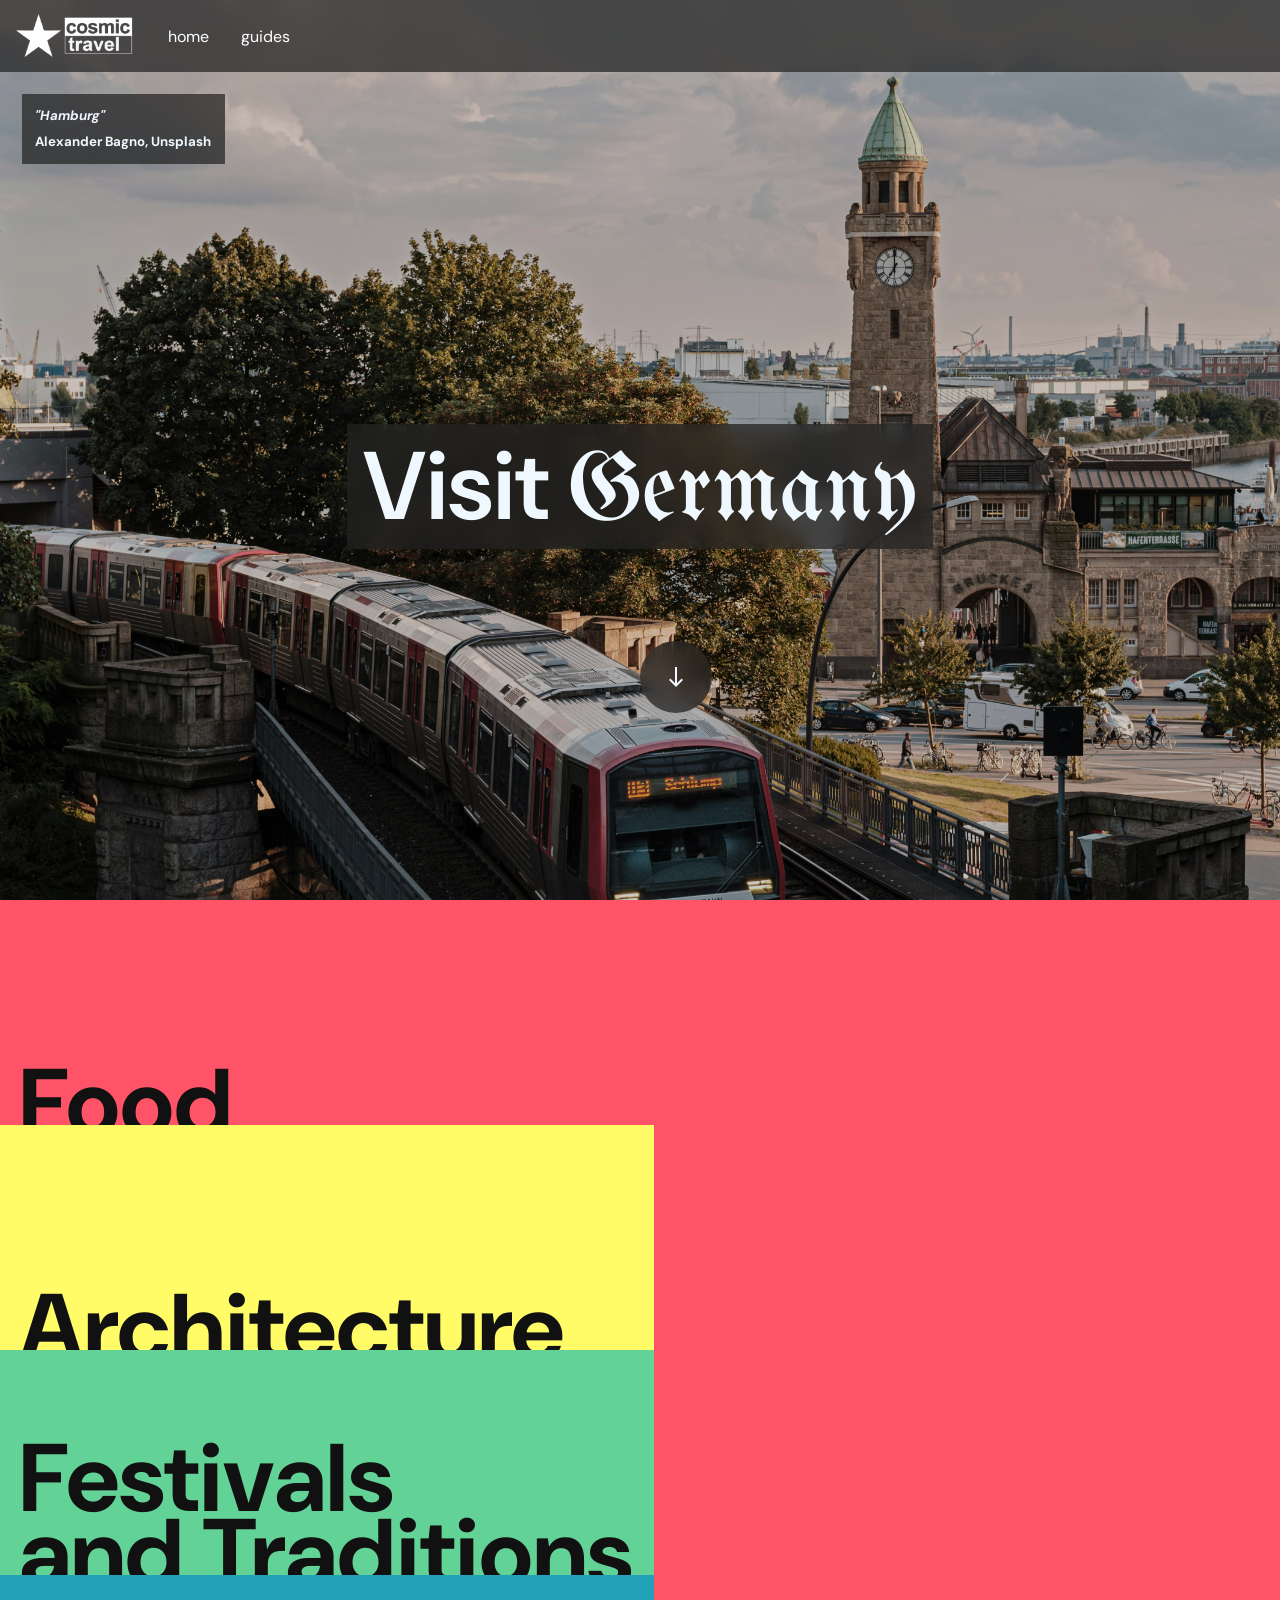
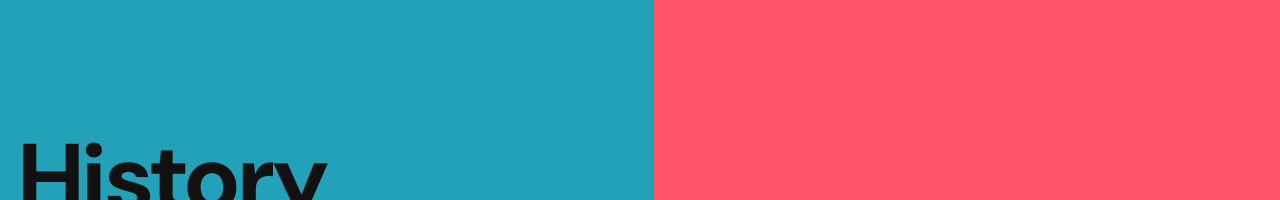
<file: index.html>
<!DOCTYPE html>

<head>
    <title>cosmic travel</title>
    <link rel="preconnect" href="https://fonts.googleapis.com">
    <link rel="preconnect" href="https://fonts.gstatic.com" crossorigin>
    <link href="https://fonts.googleapis.com/css2?family=Inter:ital,opsz,wght@0,14..32,100..900;1,14..32,100..900&display=swap" rel="stylesheet">
    <link href="https://fonts.googleapis.com/css2?family=DM+Sans:ital,opsz,wght@0,14..32,100..900;1,14..32,100..900&display=swap" rel="stylesheet">
    <link href="https://fonts.googleapis.com/css2?family=UnifrakturMaguntia&display=swap" rel="stylesheet">
    <link href="style.css" rel="stylesheet">
    <script src="index.js"></script>
    <link rel="stylesheet" href="https://fonts.googleapis.com/css2?family=Material+Symbols+Outlined:opsz,wght,FILL,GRAD@20..48,100..700,0..1,-50..200" />
    <meta name="viewport" content="width=device-width, initial-scale=1, maximum-scale=1, user-scalable=no">
    <style>

    </style>
</head>

<body>
    <span class="noselect">
    <div class="navbar">
        <div class="logo"></div>
        <ul class="skyrim">
            <li><a href="#".           >home</a></li>
            <li><a href="guides.html". >guides</a></li>
        </ul>
    </div>
    <div class="cover">
        <div class="im-going-to-extradite-a-child" style="position: relative; width: 100vw;">
            <span class="the-child-in-question">
                <h1 style="text-align: center;"><span class="inter-h1">Visit</span> <span class="frak-h1">Germany</span></h1>
    </span>
    </div>
    <div class="HELP-ME">
        <div style="margin: 5px 22px; background-color: var(--back-accent-blurme); backdrop-filter: blur(10px);">
            <h5 class="stupidity" style="font-weight: bold; font-style: italic; margin-bottom: -3em">"Hamburg"</h5>
            <h5 class="stupidity"><b>Alexander Bagno</b>, Unsplash</h5>
        </div>
    </div>
    <div class="guide-thing">
        <h4>
            <span class="material-symbols-outlined">south</span>
        </h4>
    </div>
    </div>
    </span>
    <div class="carousel" style="background-color: #ff5467; color:#111111">
        <div class="carousel-sidebar">
            <div style="background-color: #ff5467;">
                <h2>Food</h2>
            </div>
            <div style="background-color: rgb(255, 252, 103)">
                <h2>Architecture</h2>
            </div>
            <div style="background-color: #63d297">
                <h2>Festivals<br>and Traditions</h2>
            </div>
            <div style="background-color: #22a1b8;">
                <h2>History</h2>
            </div>
        </div>
        <div style="flex-grow: 30"></div>
    </div>
</body>
</file>
<file: style.css>
:root {
    --back-accent: #222;
    --back-accent-blurme: #222222b7;
    background-color: #222;
}

body {
    margin: 0px;
    color: aliceblue;
}

*::-webkit-scrollbar {
    display: none;
}

.inter,
body {
    font-family: "DM Sans", sans-serif;
    font-optical-sizing: auto;
    font-weight: 400;
    font-style: normal;
}

h1 {
    font-size: 72pt;
    margin: 0px;
}

.inter-h1 {
    font-family: "DM Sans", sans-serif;
    font-optical-sizing: auto;
    font-weight: 600;
    font-style: normal;
}

.cover:before {
    content: "";
    position: absolute;
    top: 0;
    left: 0;
    transform: translate(var(--parallax-x), var(--parallax-y)) scale(1.2);
    width: 100%;
    height: 100%;
    background: url(./images/alexander-bagno-z3AZoQAIkao-unsplash.jpg) no-repeat center center;
    background-size: cover;
    filter: brightness(80%);
    z-index: -2;
}

.cover {
    position: relative;
    height: calc(100vh - 72px);
    width: 100vw;
    display: flex;
    flex-direction: row;
    --parallax-x: 0px;
    --parallax-y: 0px;
}

.frak-h1 {
    font-family: "UnifrakturMaguntia", cursive;
    font-weight: 200;
    font-style: normal;
    font-size: 72pt;
}

::selection {
    background: #FF0099;
    text-shadow: none;
    z-index: calc(inherit - 2);
}

@keyframes wavething {
    0% {
        transform: translateY(-16px);
    }
    50% {
        transform: translateY(16px);
    }
    100% {
        transform: translateY(-16px);
    }
}

.guide-thing {
    position: absolute;
    text-align: center;
    left: 50%;
    bottom: 20%;
    animation: 3.5s ease-in-out 0s infinite wavething;
}

.guide-thing>h4>span {
    background-color: var(--back-accent-blurme);
    backdrop-filter: blur(10px);
    padding: 1em;
    border-radius: 50%;
}

.noselect {
    user-select: none;
    -moz-user-select: none;
}

.carousel {
    transition: background-color 0.27s ease;
}

.carousel-info>div {
    opacity: 0;
    transition: opacity 0.35s ease;
    position: absolute;
}

.carousel-info>div.active {
    opacity: 1;
}

.carousel {
    display: flex;
    height: 100vh;
    flex-direction: row;
}

.carousel-sidebar {
    flex-grow: 1;
    display: grid;
    grid-template-columns: auto;
    padding: 0px;
    gap: 0px;
    flex-grow: 1;
    display: grid;
    grid-template-columns: 1fr;
    grid-auto-rows: 1fr;
}

.carousel-sidebar div {
    display: flex;
    justify-content: left;
    overflow: hidden;
    align-items: end;
}

.carousel-sidebar h1 {
    margin: 0;
}

div.carousel-sidebar>div>h2 {
    font-size: 72pt;
    line-height: 56pt;
    vertical-align: text-bottom;
    transform: translateY(1em);
    margin-left: 0.2em;
}

.cover-thingy {
    flex-grow: 1;
    display: grid;
    grid-template-columns: auto;
    grid-template-rows: max-content;
    padding: 0px;
    gap: 0px;
}

.im-going-to-extradite-a-child {
    display: flex;
    align-items: center;
    direction: column;
    text-align: center;
    justify-content: space-around;
    padding-left: 16px;
    padding-right: 16px
}

.the-child-in-question {
    display: flex;
    align-self: center;
    text-align: center;
    background-color: var(--back-accent-blurme);
    backdrop-filter: blur(10px);
    padding: 0 1em
}

.HELP-ME {
    position: absolute;
    float: right;
    margin-right: 50px;
    clear: both;
}

.stupidity {
    padding: 1em 1em 1em 1em;
}

.navbar {
    background-color: var(--back-accent-blurme);
    backdrop-filter: blur(10px);
    position: sticky;
    top: 0;
    z-index: 32;
    transition: top 0.35s ease;
    display: flex;
    align-items: center;
}

.logo {
    height: 44px;
    width: 120px;
    margin: 14px 16px;
    background: inherit;
    display: flex;
    mask-size: contain;
    mask-repeat: no-repeat;
    mask-position: left center;
    background: white;
    mask-image: url(images/cosmic-travel.png);
    mask-mode: luminance;
}


/*
.navbar>ul>li .navbar>ul>li>a {
    margin: 0;
    float: left;
}

.navbar>ul>li>a {
    display: block;
    color: white;
    text-align: center;
    padding: 14px 16px;
    text-decoration: none;
}

.navbar>ul {
    margin: 0;
    list-style-type: none;
    overflow: hidden;
}
*/

ul {
    list-style: none;
    margin: 0;
    padding: 0;
    overflow: hidden;
}

ul li {
    float: left;
}

ul li a {
    display: block;
    color: white;
    text-align: center;
    padding: 14px 16px;
    text-decoration: none;
}

ul li a:hover {
    background-color: var(--back-accent-blurme);
    transition: background-color 0.35s ease;
    backdrop-filter: blur(10px);
    border-radius: 25px;
}
</file>
